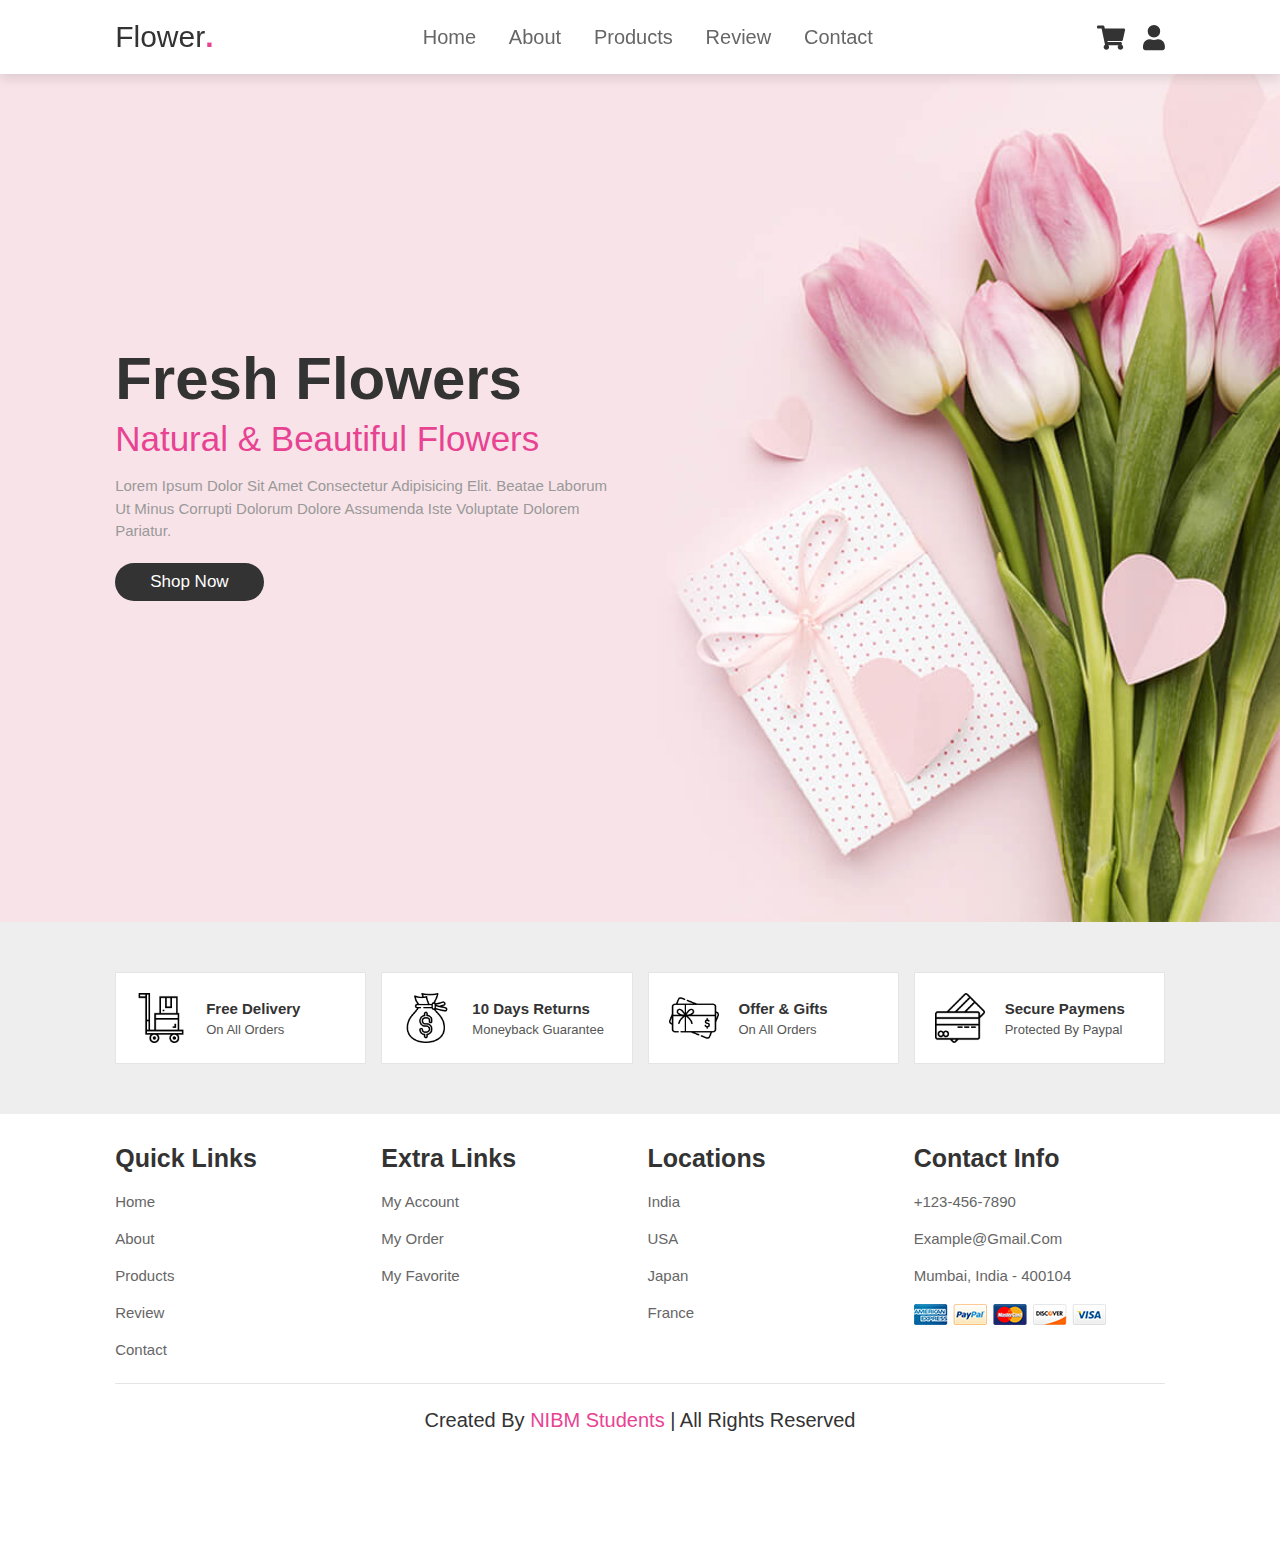
<file: index.html>
<!DOCTYPE html>
<html lang="en">
<head>
    <meta charset="UTF-8">
    <meta http-equiv="X-UA-Compatible" content="IE=edge">
    <meta name="viewport" content="width=device-width, initial-scale=1.0">
    <title> flower shop website design </title>

    <!-- font awesome cdn link  -->
    <link rel="stylesheet" href="https://cdnjs.cloudflare.com/ajax/libs/font-awesome/5.15.3/css/all.min.css">

    <!-- custom css file link  -->
    <link rel="stylesheet" href="css/style.css">

</head>
<body>

<!-- header section starts  -->

<header>

     <input type="checkbox" name="" id="toggler">
    <label for="toggler" class="fas fa-bars"></label>

    <a href="#" class="logo">flower<span>.</span></p></a>

    <nav class="navbar">
        <a href="index.html">home</a>
        <a href="about.html">about</a>
        <a href="product.html">products</a>
        <a href="review.html">review</a>
        <a href="contact.html">contact</a>
    </nav>

    <div class="icons">
        <!--<a href="#review" class="fas fa-heart"></a>-->
        <a href="product.html" class="fas fa-shopping-cart"></a>
        <a href="login.html" class="fas fa-user"></a>
    </div>

</header>

<!-- header section ends -->

<!-- home section starts  -->
<br><br>
<section class="home" id="home">

    <div class="content">
        <h3>fresh flowers</h3>
        <span> natural & beautiful flowers </span>
        <p>Lorem ipsum dolor sit amet consectetur adipisicing elit. Beatae laborum ut minus corrupti dolorum dolore assumenda iste voluptate dolorem pariatur.</p>
        <a href="product.html" class="btn">shop now</a>
    </div>
    
</section>

<!-- home section ends -->


<!-- icons section starts  -->

<section class="icons-container">

    <div class="icons">
        <img src="images/icon-1.png" alt="">
        <div class="info">
            <h3>free delivery</h3>
            <span>on all orders</span>
        </div>
    </div>

    <div class="icons">
        <img src="images/icon-2.png" alt="">
        <div class="info">
            <h3>10 days returns</h3>
            <span>moneyback guarantee</span>
        </div>
    </div>

    <div class="icons">
        <img src="images/icon-3.png" alt="">
        <div class="info">
            <h3>offer & gifts</h3>
            <span>on all orders</span>
        </div>
    </div>

    <div class="icons">
        <img src="images/icon-4.png" alt="">
        <div class="info">
            <h3>secure paymens</h3>
            <span>protected by paypal</span>
        </div>
    </div>
   
</section>

<!-- icons section ends -->







<!-- footer section starts  -->

<section class="footer">

    <div class="box-container">

        <div class="box">
            <h3>quick links</h3>
            <a href="#">home</a>
            <a href="#">about</a>
            <a href="#">products</a>
            <a href="#">review</a>
            <a href="#">contact</a>
        </div>

        <div class="box">
            <h3>extra links</h3>
            <a href="#">my account</a>
            <a href="#">my order</a>
            <a href="#">my favorite</a>
        </div>

        <div class="box">
            <h3>locations</h3>
            <a href="#">india</a>
            <a href="#">USA</a>
            <a href="#">japan</a>
            <a href="#">france</a>
        </div>

        <div class="box">
            <h3>contact info</h3>
            <a href="#">+123-456-7890</a>
            <a href="#">example@gmail.com</a>
            <a href="#">mumbai, india - 400104</a>
            <img src="images/payment.png" alt="">
        </div>

    </div>

    <div class="credit"> created by <span> NIBM students </span> | all rights reserved </div>

</section>

<!-- footer section ends -->



    
</body>
</html>
</file>
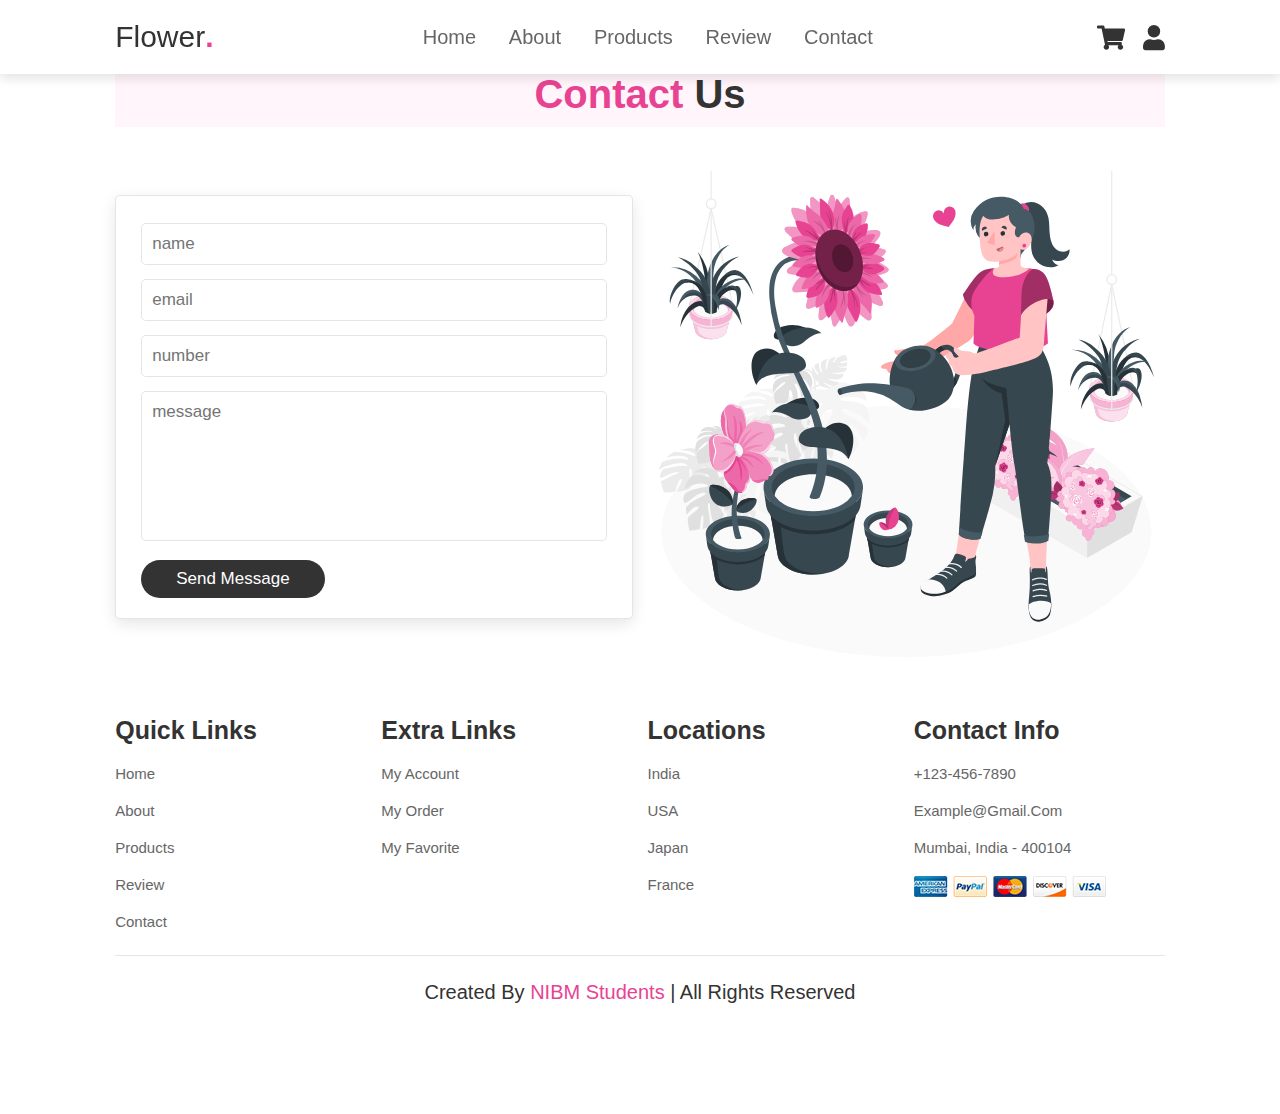
<file: contact.html>
<!DOCTYPE html>
<html lang="en">
<head>
    <meta charset="UTF-8">
    <meta http-equiv="X-UA-Compatible" content="IE=edge">
    <meta name="viewport" content="width=device-width, initial-scale=1.0">
    <title>complete responsive flower website design tutorial</title>

    <!-- font awesome cdn link  -->
    <link rel="stylesheet" href="https://cdnjs.cloudflare.com/ajax/libs/font-awesome/5.15.3/css/all.min.css">

    <!-- custom css file link  -->
    <link rel="stylesheet" href="css/style.css">

</head>
<body>

<!-- header section starts  -->

<header>

     <input type="checkbox" name="" id="toggler">
    <label for="toggler" class="fas fa-bars"></label>

    <a href="#" class="logo">flower<span>.</span></a>

    <nav class="navbar">
        <a href="index.html">home</a>
        <a href="about.html">about</a>
        <a href="product.html">products</a>
        <a href="review.html">review</a>
        <a href="contact.html">contact</a>
    </nav>

    <div class="icons">
       <!-- <a href="#review" class="fas fa-heart"></a>-->
        <a href="product.html" class="fas fa-shopping-cart"></a>
        <a href="login.html" class="fas fa-user"></a>
    </div>

</header>

<!-- header section ends -->


<!-- contact section starts  -->
<br><br>
<section class="contact" id="contact">

    <h1 class="heading"> <span> contact </span> us </h1>

    <div class="row">

        <form action="">
            <input type="text" placeholder="name" class="box">
            <input type="email" placeholder="email" class="box">
            <input type="number" placeholder="number" class="box">
            <textarea name="" class="box" placeholder="message" id="" cols="30" rows="10"></textarea>
            <input type="submit" value="send message" class="btn">
        </form>

        <div class="image">
            <img src="images/contact-img.svg" alt="">
        </div>

    </div>

</section>

<!-- contact section ends -->



<!-- footer section starts  -->

<section class="footer">

    <div class="box-container">

        <div class="box">
            <h3>quick links</h3>
            <a href="#">home</a>
            <a href="#">about</a>
            <a href="#">products</a>
            <a href="#">review</a>
            <a href="#">contact</a>
        </div>

        <div class="box">
            <h3>extra links</h3>
            <a href="#">my account</a>
            <a href="#">my order</a>
            <a href="#">my favorite</a>
        </div>

        <div class="box">
            <h3>locations</h3>
            <a href="#">india</a>
            <a href="#">USA</a>
            <a href="#">japan</a>
            <a href="#">france</a>
        </div>

        <div class="box">
            <h3>contact info</h3>
            <a href="#">+123-456-7890</a>
            <a href="#">example@gmail.com</a>
            <a href="#">mumbai, india - 400104</a>
            <img src="images/payment.png" alt="">
        </div>

    </div>

    <div class="credit"> created by <span> NIBM students </span> | all rights reserved </div>

</section>

<!-- footer section ends -->

</body>
</html>
</file>
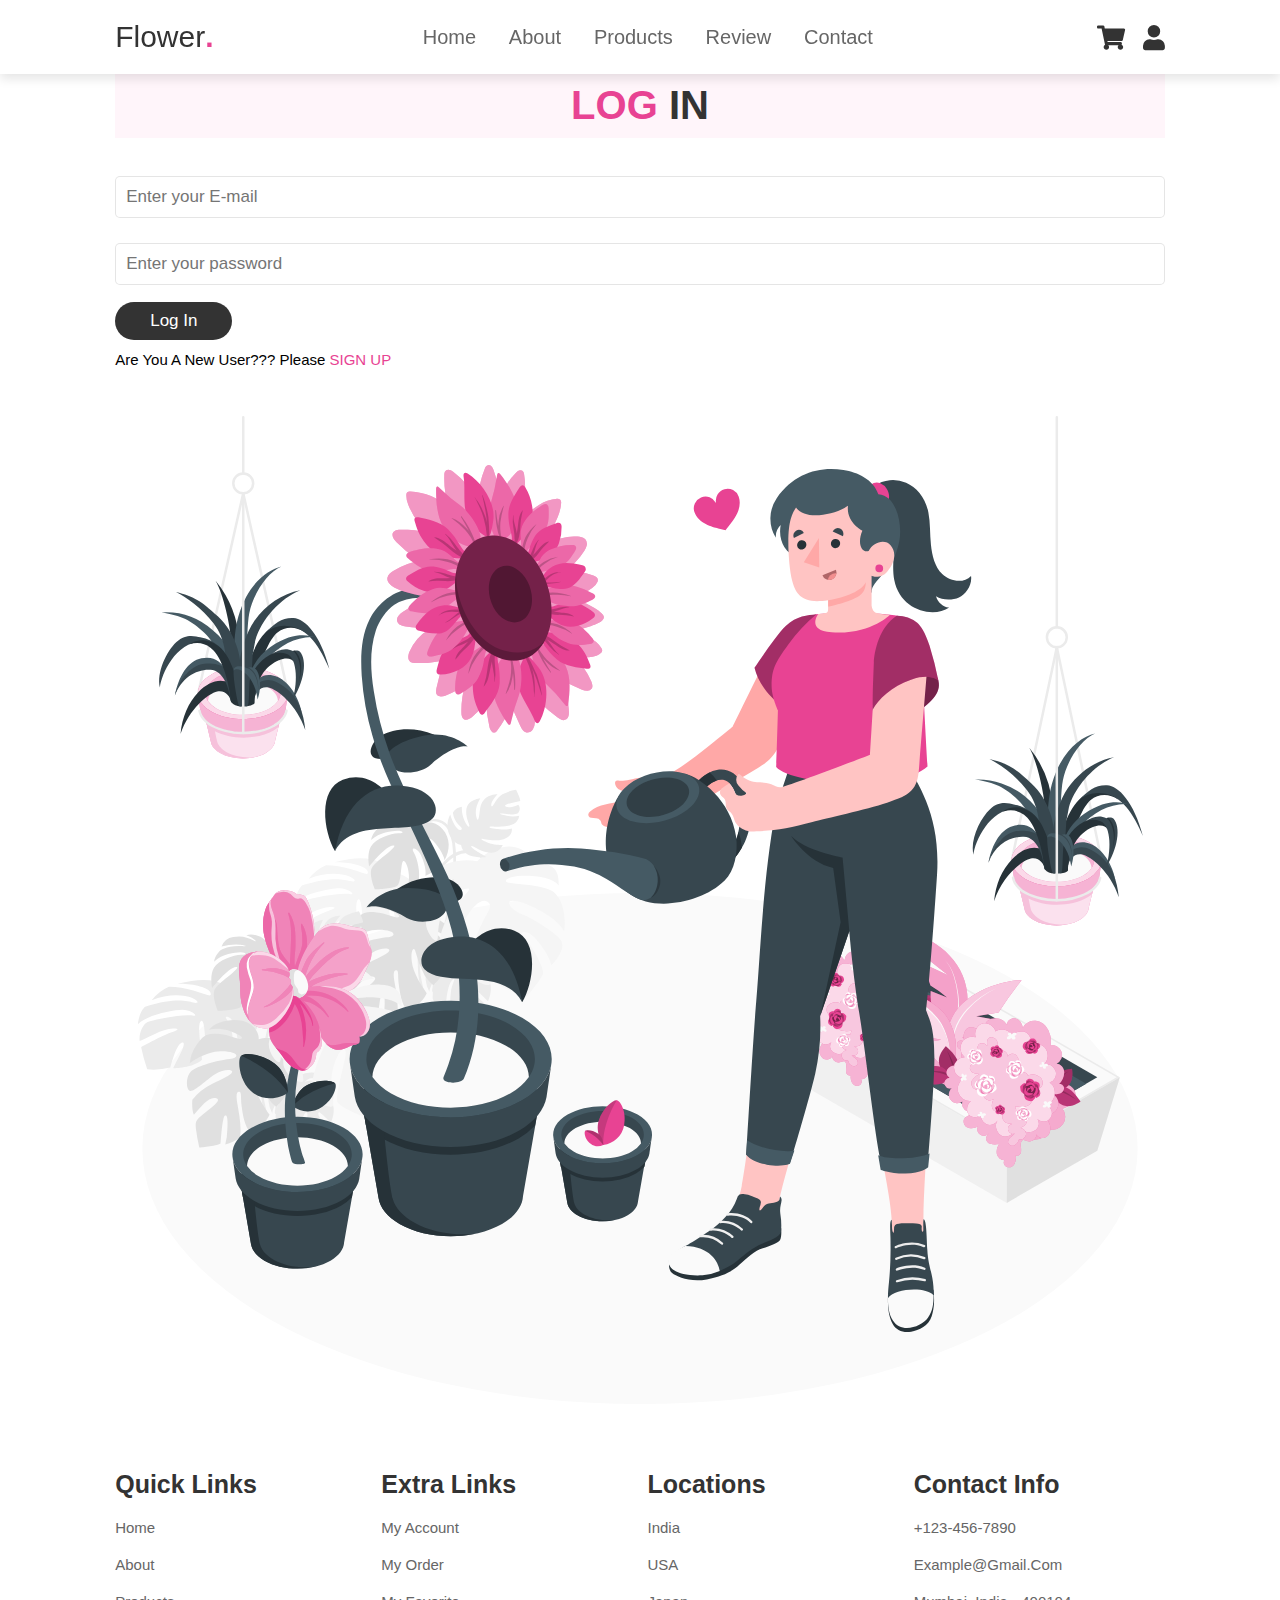
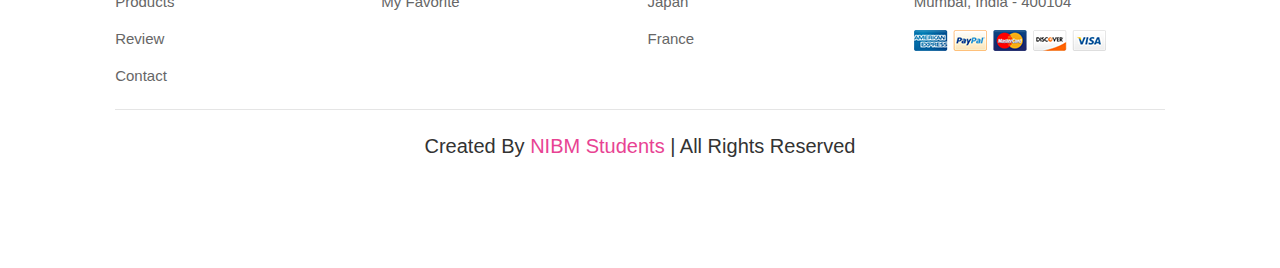
<file: login.html>
<!DOCTYPE html>
<html>
    <head>
        <meta charset="UTF-8">
        <meta http-equiv="X-UA-Compatible" content="IE=edge">
        <meta name="viewport" content="width=device-width, initial-scale=1.0">
        <title>complete responsive flower website design tutorial</title>
    
        <!-- font awesome cdn link  -->
        <link rel="stylesheet" href="https://cdnjs.cloudflare.com/ajax/libs/font-awesome/5.15.3/css/all.min.css">
    
        <!-- custom css file link  -->
        <link rel="stylesheet" href="css/style.css">
    
    </head>
<body>
     <!-- header section starts -->  
    <header>

        <input type="checkbox" name="" id="toggler">
       <label for="toggler" class="fas fa-bars"></label>
   
       <a href="#" class="logo">flower<span>.</span></a>
   
       <nav class="navbar">
           <a href="index.html">home</a>
           <a href="about.html">about</a>
           <a href="product.html">products</a>
           <a href="review.html">review</a>
           <a href="contact.html">contact</a>
       </nav>
   
       <div class="icons">
          <!-- <a href="#review" class="fas fa-heart"></a>-->
           <a href="product.html" class="fas fa-shopping-cart"></a>
           <a href="#" class="fas fa-user"></a>
       </div>
   
   </header>
   
   <!-- header section ends -->
   <br><br><br>
<section class="login" id="login">
    <h1 class="heading"><span>LOG </span>IN </h1>
    <div class="row">
<form action="">

        <br>
        <input type="text" placeholder="Enter your E-mail" name="mail" class="box"/><br>
        <br>
        <input type="text" placeholder="Enter your password" name="password" class="box"/><br>

        <input type="submit" value="log in" class="btn"><br><br>

        <p>Are you a new user??? Please <a href="signup.html">SIGN UP</a></p>
        
</form>
        <div class="image">
             <img src="images/contact-img.svg" alt="">
        </div>
</div>
</section>

<!-- footer section starts  -->

<section class="footer">

    <div class="box-container">

        <div class="box">
            <h3>quick links</h3>
            <a href="#">home</a>
            <a href="#">about</a>
            <a href="#">products</a>
            <a href="#">review</a>
            <a href="#">contact</a>
        </div>

        <div class="box">
            <h3>extra links</h3>
            <a href="#">my account</a>
            <a href="#">my order</a>
            <a href="#">my favorite</a>
        </div>

        <div class="box">
            <h3>locations</h3>
            <a href="#">india</a>
            <a href="#">USA</a>
            <a href="#">japan</a>
            <a href="#">france</a>
        </div>

        <div class="box">
            <h3>contact info</h3>
            <a href="#">+123-456-7890</a>
            <a href="#">example@gmail.com</a>
            <a href="#">mumbai, india - 400104</a>
            <img src="images/payment.png" alt="">
        </div>

    </div>

    <div class="credit"> created by <span> NIBM students </span> | all rights reserved </div>

</section>

<!-- footer section ends -->
</body>
</html>
</file>
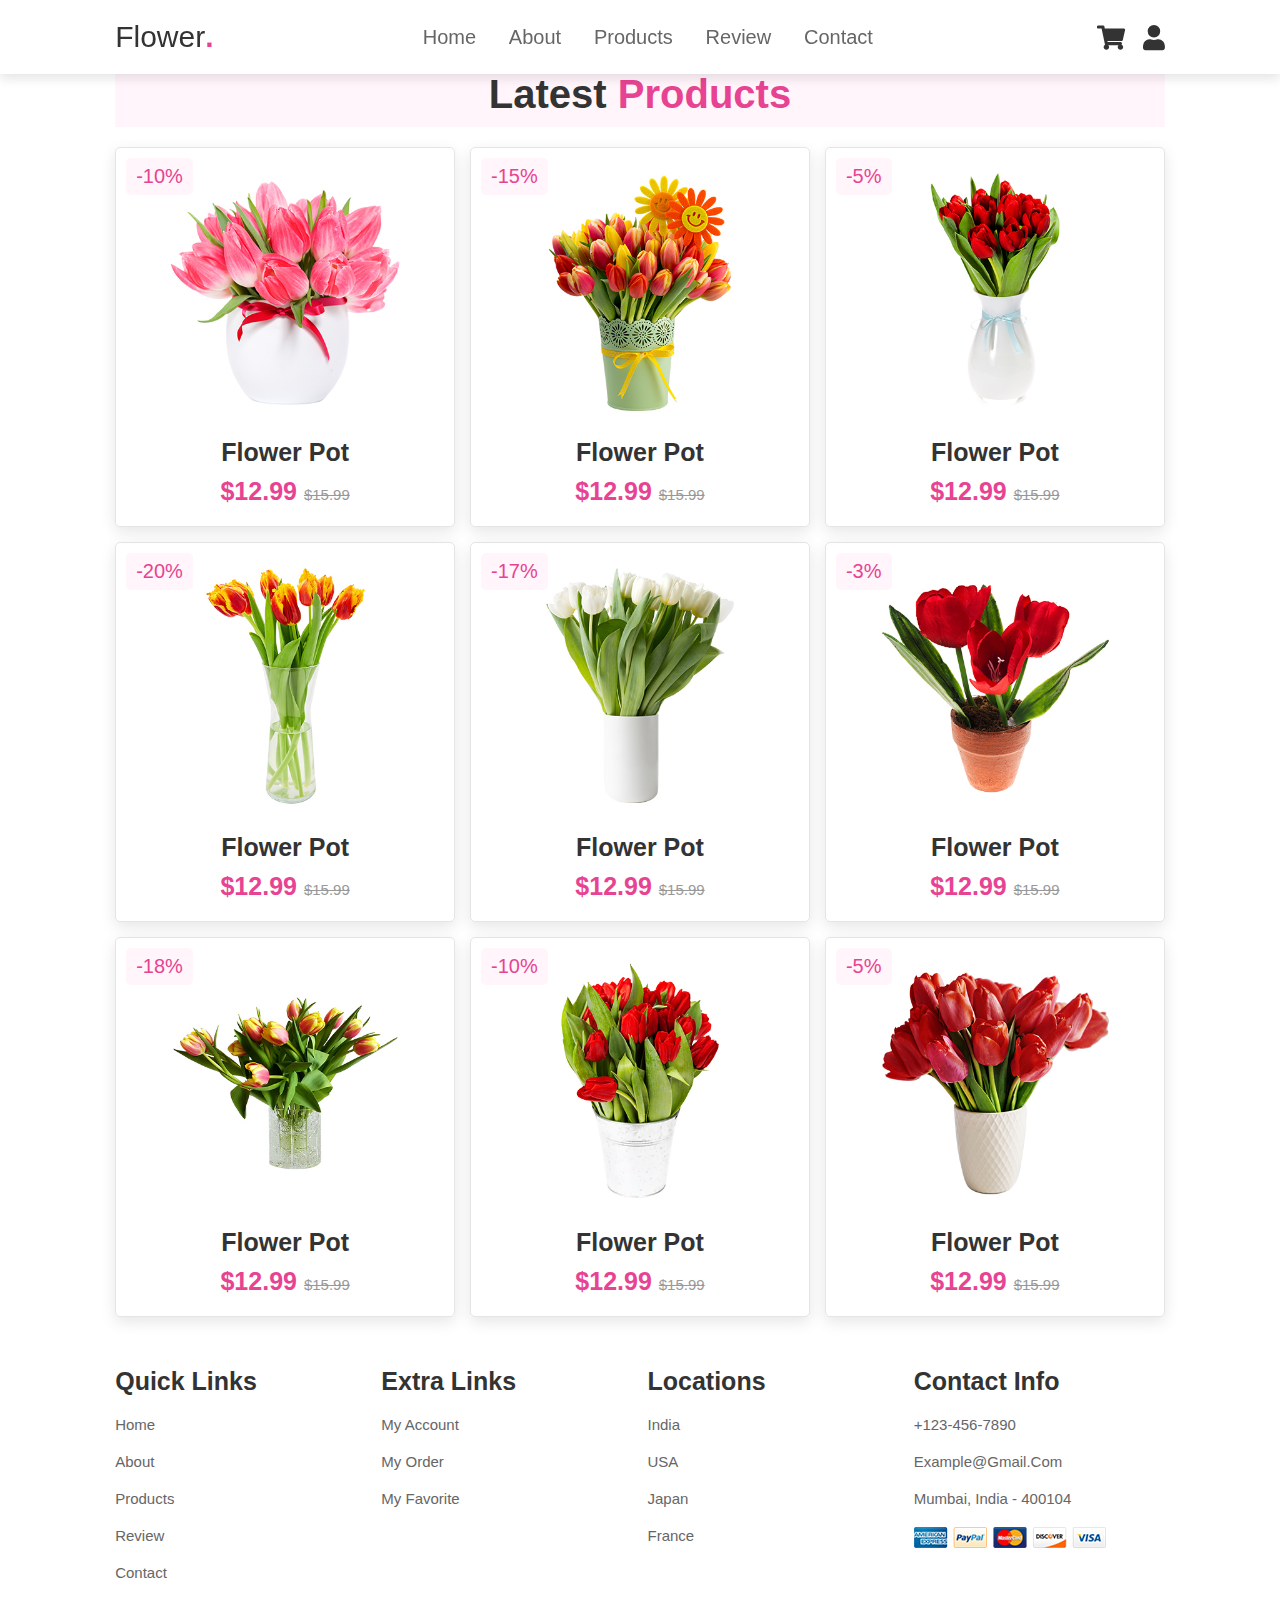
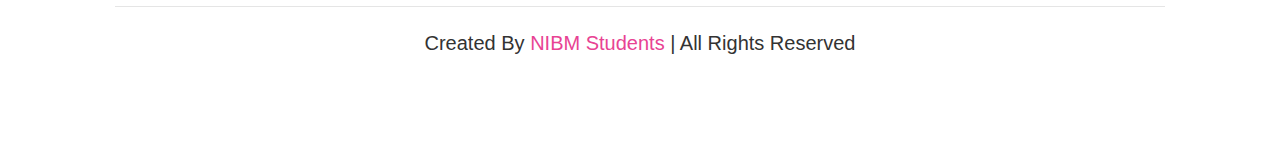
<file: product.html>
<html>
<head>
    <meta charset="UTF-8">
    <meta http-equiv="X-UA-Compatible" content="IE=edge">
    <meta name="viewport" content="width=device-width, initial-scale=1.0">
    <title>complete responsive flower website design tutorial</title>

    <!-- font awesome cdn link  -->
    <link rel="stylesheet" href="https://cdnjs.cloudflare.com/ajax/libs/font-awesome/5.15.3/css/all.min.css">

    <!-- custom css file link  -->
    <link rel="stylesheet" href="css/style.css">

</head>
<body>
    <!-- header section starts  -->

<header>

    <input type="checkbox" name="" id="toggler">
   <label for="toggler" class="fas fa-bars"></label>

   <a href="#" class="logo">flower<span>.</span></a>

   <nav class="navbar">
    <a href="index.html">home</a>
    <a href="about.html">about</a>
    <a href="product.html">products</a>
    <a href="review.html">review</a>
    <a href="contact.html">contact</a>
   </nav>

   <div class="icons">
      <!-- <a href="#review" class="fas fa-heart"></a>-->
       <a href="product.html" class="fas fa-shopping-cart"></a>
       <a href="login.html" class="fas fa-user"></a>
   </div>

</header>
<!-- header section ends -->

<br><br>
<section class="products" id="products">

    <h1 class="heading"> latest <span>products</span> </h1>

    <div class="box-container">

        <div class="box">
            <span class="discount">-10%</span>
            <div class="image">
                <img src="images/img-1.jpg" alt="">
                <div class="icons">
                    <a href="#" class="fas fa-heart"></a>
                    <a href="#" class="cart-btn">add to cart</a>
                    <a href="#" class="fas fa-share"></a>
                </div>
            </div>
            <div class="content">
                <h3>flower pot</h3>
                <div class="price"> $12.99 <span>$15.99</span> </div>
            </div>
        </div>

        <div class="box">
            <span class="discount">-15%</span>
            <div class="image">
                <img src="images/img-2.jpg" alt="">
                <div class="icons">
                    <a href="#" class="fas fa-heart"></a>
                    <a href="#" class="cart-btn">add to cart</a>
                    <a href="#" class="fas fa-share"></a>
                </div>
            </div>
            <div class="content">
                <h3>flower pot</h3>
                <div class="price"> $12.99 <span>$15.99</span> </div>
            </div>
        </div>

        <div class="box">
            <span class="discount">-5%</span>
            <div class="image">
                <img src="images/img-3.jpg" alt="">
                <div class="icons">
                    <a href="#" class="fas fa-heart"></a>
                    <a href="#" class="cart-btn">add to cart</a>
                    <a href="#" class="fas fa-share"></a>
                </div>
            </div>
            <div class="content">
                <h3>flower pot</h3>
                <div class="price"> $12.99 <span>$15.99</span> </div>
            </div>
        </div>

        <div class="box">
            <span class="discount">-20%</span>
            <div class="image">
                <img src="images/img-4.jpg" alt="">
                <div class="icons">
                    <a href="#" class="fas fa-heart"></a>
                    <a href="#" class="cart-btn">add to cart</a>
                    <a href="#" class="fas fa-share"></a>
                </div>
            </div>
            <div class="content">
                <h3>flower pot</h3>
                <div class="price"> $12.99 <span>$15.99</span> </div>
            </div>
        </div>

        <div class="box">
            <span class="discount">-17%</span>
            <div class="image">
                <img src="images/img-5.jpg" alt="">
                <div class="icons">
                    <a href="#" class="fas fa-heart"></a>
                    <a href="#" class="cart-btn">add to cart</a>
                    <a href="#" class="fas fa-share"></a>
                </div>
            </div>
            <div class="content">
                <h3>flower pot</h3>
                <div class="price"> $12.99 <span>$15.99</span> </div>
            </div>
        </div>

        <div class="box">
            <span class="discount">-3%</span>
            <div class="image">
                <img src="images/img-6.jpg" alt="">
                <div class="icons">
                    <a href="#" class="fas fa-heart"></a>
                    <a href="#" class="cart-btn">add to cart</a>
                    <a href="#" class="fas fa-share"></a>
                </div>
            </div>
            <div class="content">
                <h3>flower pot</h3>
                <div class="price"> $12.99 <span>$15.99</span> </div>
            </div>
        </div>

        <div class="box">
            <span class="discount">-18%</span>
            <div class="image">
                <img src="images/img-7.jpg" alt="">
                <div class="icons">
                    <a href="#" class="fas fa-heart"></a>
                    <a href="#" class="cart-btn">add to cart</a>
                    <a href="#" class="fas fa-share"></a>
                </div>
            </div>
            <div class="content">
                <h3>flower pot</h3>
                <div class="price"> $12.99 <span>$15.99</span> </div>
            </div>
        </div>

        <div class="box">
            <span class="discount">-10%</span>
            <div class="image">
                <img src="images/img-8.jpg" alt="">
                <div class="icons">
                    <a href="#" class="fas fa-heart"></a>
                    <a href="#" class="cart-btn">add to cart</a>
                    <a href="#" class="fas fa-share"></a>
                </div>
            </div>
            <div class="content">
                <h3>flower pot</h3>
                <div class="price"> $12.99 <span>$15.99</span> </div>
            </div>
        </div>

        <div class="box">
            <span class="discount">-5%</span>
            <div class="image">
                <img src="images/img-9.jpg" alt="">
                <div class="icons">
                    <a href="#" class="fas fa-heart"></a>
                    <a href="#" class="cart-btn">add to cart</a>
                    <a href="#" class="fas fa-share"></a>
                </div>
            </div>
            <div class="content">
                <h3>flower pot</h3>
                <div class="price"> $12.99 <span>$15.99</span> </div>
            </div>
        </div>

    </div>

</section>
<!-- footer section starts  -->

<section class="footer">

    <div class="box-container">

        <div class="box">
            <h3>quick links</h3>
            <a href="#">home</a>
            <a href="#">about</a>
            <a href="#">products</a>
            <a href="#">review</a>
            <a href="#">contact</a>
        </div>

        <div class="box">
            <h3>extra links</h3>
            <a href="#">my account</a>
            <a href="#">my order</a>
            <a href="#">my favorite</a>
        </div>

        <div class="box">
            <h3>locations</h3>
            <a href="#">india</a>
            <a href="#">USA</a>
            <a href="#">japan</a>
            <a href="#">france</a>
        </div>

        <div class="box">
            <h3>contact info</h3>
            <a href="#">+123-456-7890</a>
            <a href="#">example@gmail.com</a>
            <a href="#">mumbai, india - 400104</a>
            <img src="images/payment.png" alt="">
        </div>

    </div>

    <div class="credit"> created by <span> NIBM students </span> | all rights reserved </div>

</section>
<!-- footer section ends -->
</body>
</html>
</file>
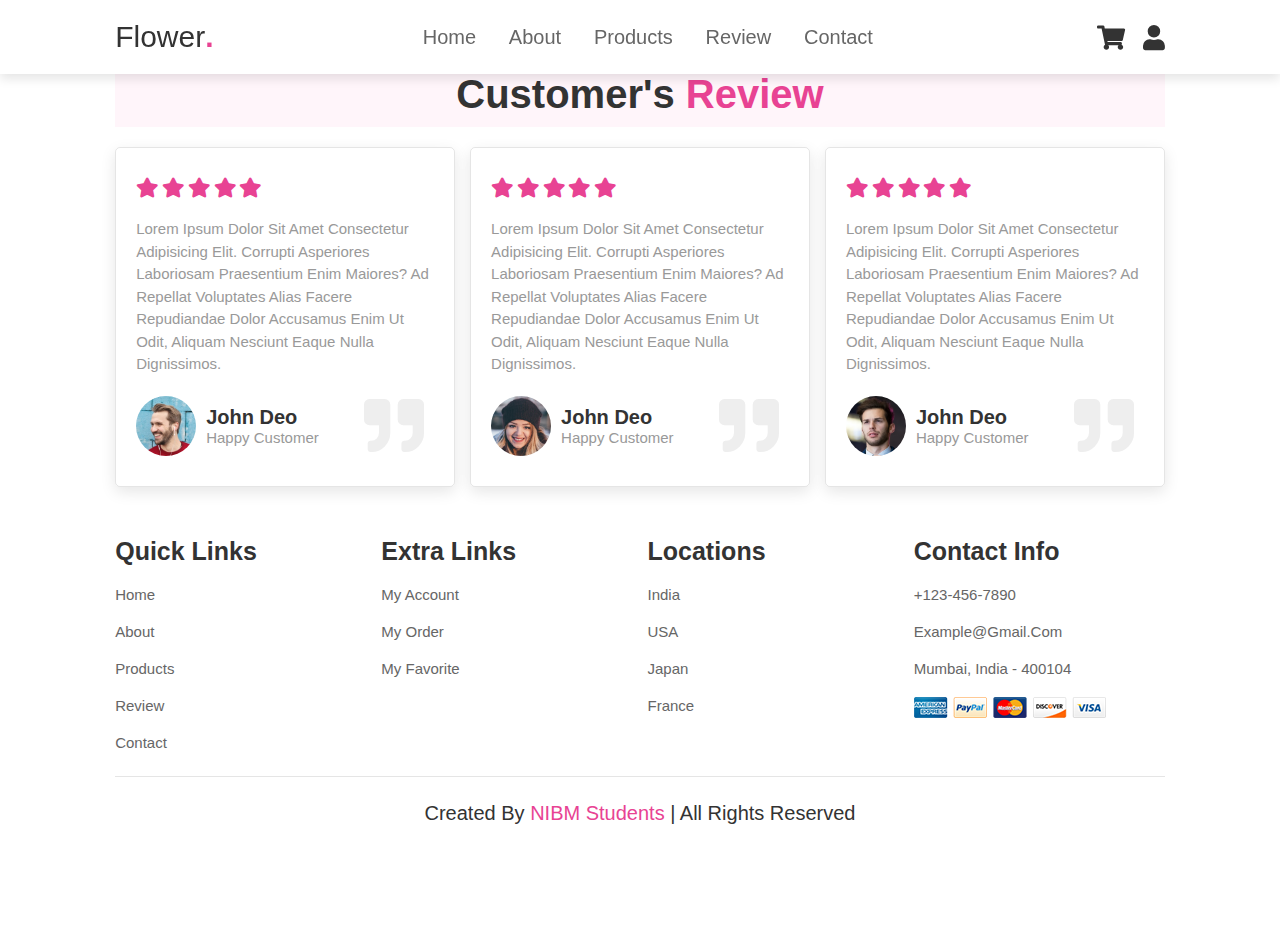
<file: review.html>
<!DOCTYPE html>
<html lang="en">
<head>
    <meta charset="UTF-8">
    <meta http-equiv="X-UA-Compatible" content="IE=edge">
    <meta name="viewport" content="width=device-width, initial-scale=1.0">
    <title>complete responsive flower website design tutorial</title>

    <!-- font awesome cdn link  -->
    <link rel="stylesheet" href="https://cdnjs.cloudflare.com/ajax/libs/font-awesome/5.15.3/css/all.min.css">

    <!-- custom css file link  -->
    <link rel="stylesheet" href="css/style.css">

</head>
<body>

<!-- header section starts  -->

<header>

     <input type="checkbox" name="" id="toggler">
    <label for="toggler" class="fas fa-bars"></label>

    <a href="#" class="logo">flower<span>.</span></a>

    <nav class="navbar">
        <a href="index.html">home</a>
        <a href="about.html">about</a>
        <a href="product.html">products</a>
        <a href="review.html">review</a>
        <a href="contact.html">contact</a>
    </nav>

    <div class="icons">
       <!-- <a href="#review" class="fas fa-heart"></a>-->
        <a href="product.html" class="fas fa-shopping-cart"></a>
        <a href="login.html" class="fas fa-user"></a>
    </div>

</header>

<!-- header section ends -->

<!-- review section starts  -->
<br><br>
<section class="review" id="review">

    <h1 class="heading"> customer's <span>review</span> </h1>
    
    <div class="box-container">
    
        <div class="box">
            <div class="stars">
                <i class="fas fa-star"></i>
                <i class="fas fa-star"></i>
                <i class="fas fa-star"></i>
                <i class="fas fa-star"></i>
                <i class="fas fa-star"></i>
            </div>
            <p>Lorem ipsum dolor sit amet consectetur adipisicing elit. Corrupti asperiores laboriosam praesentium enim maiores? Ad repellat voluptates alias facere repudiandae dolor accusamus enim ut odit, aliquam nesciunt eaque nulla dignissimos.</p>
            <div class="user">
                <img src="images/pic-1.png" alt="">
                <div class="user-info">
                    <h3>john deo</h3>
                    <span>happy customer</span>
                </div>
            </div>
            <span class="fas fa-quote-right"></span>
        </div>
    
        <div class="box">
            <div class="stars">
                <i class="fas fa-star"></i>
                <i class="fas fa-star"></i>
                <i class="fas fa-star"></i>
                <i class="fas fa-star"></i>
                <i class="fas fa-star"></i>
            </div>
            <p>Lorem ipsum dolor sit amet consectetur adipisicing elit. Corrupti asperiores laboriosam praesentium enim maiores? Ad repellat voluptates alias facere repudiandae dolor accusamus enim ut odit, aliquam nesciunt eaque nulla dignissimos.</p>
            <div class="user">
                <img src="images/pic-2.png" alt="">
                <div class="user-info">
                    <h3>john deo</h3>
                    <span>happy customer</span>
                </div>
            </div>
            <span class="fas fa-quote-right"></span>
        </div>
    
        <div class="box">
            <div class="stars">
                <i class="fas fa-star"></i>
                <i class="fas fa-star"></i>
                <i class="fas fa-star"></i>
                <i class="fas fa-star"></i>
                <i class="fas fa-star"></i>
            </div>
            <p>Lorem ipsum dolor sit amet consectetur adipisicing elit. Corrupti asperiores laboriosam praesentium enim maiores? Ad repellat voluptates alias facere repudiandae dolor accusamus enim ut odit, aliquam nesciunt eaque nulla dignissimos.</p>
            <div class="user">
                <img src="images/pic-3.png" alt="">
                <div class="user-info">
                    <h3>john deo</h3>
                    <span>happy customer</span>
                </div>
            </div>
            <span class="fas fa-quote-right"></span>
        </div>
    
    </div>
        
    </section>
    
    <!-- review section ends -->


<!-- footer section starts  -->

<section class="footer">

    <div class="box-container">

        <div class="box">
            <h3>quick links</h3>
            <a href="#">home</a>
            <a href="#">about</a>
            <a href="#">products</a>
            <a href="#">review</a>
            <a href="#">contact</a>
        </div>

        <div class="box">
            <h3>extra links</h3>
            <a href="#">my account</a>
            <a href="#">my order</a>
            <a href="#">my favorite</a>
        </div>

        <div class="box">
            <h3>locations</h3>
            <a href="#">india</a>
            <a href="#">USA</a>
            <a href="#">japan</a>
            <a href="#">france</a>
        </div>

        <div class="box">
            <h3>contact info</h3>
            <a href="#">+123-456-7890</a>
            <a href="#">example@gmail.com</a>
            <a href="#">mumbai, india - 400104</a>
            <img src="images/payment.png" alt="">
        </div>

    </div>

    <div class="credit"> created by <span> NIBM students </span> | all rights reserved </div>

</section>

<!-- footer section ends -->

</body>
</html>
</file>
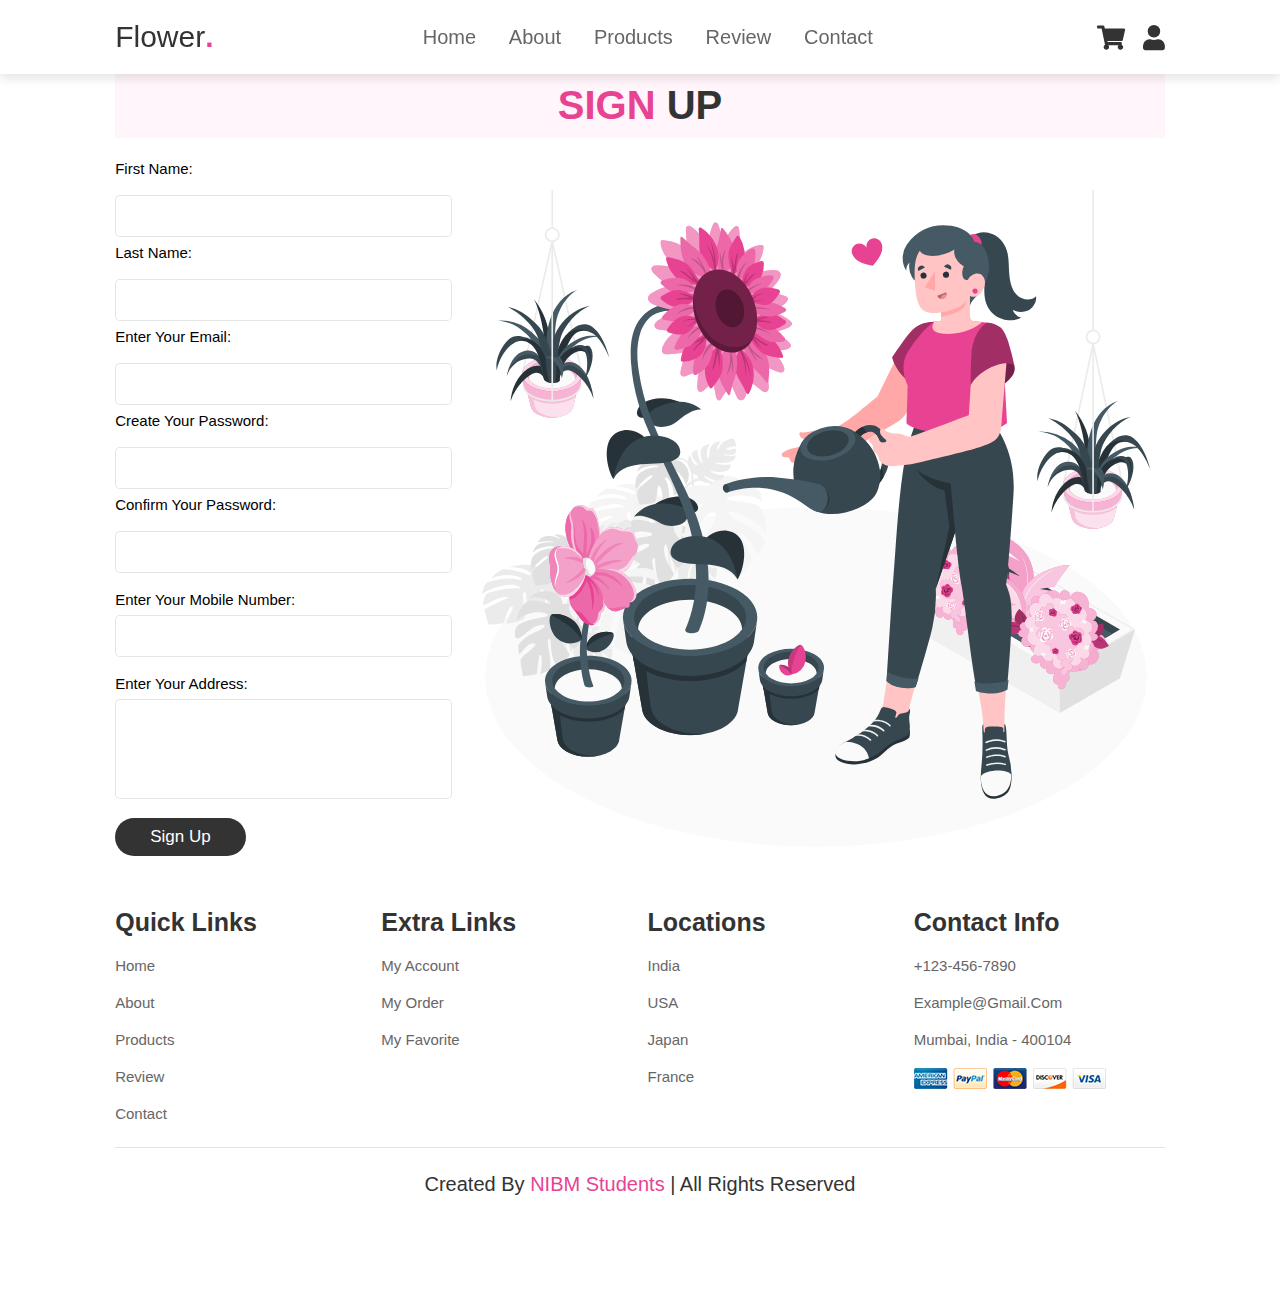
<file: signup.html>
<!DOCTYPE html>
<html>
    <head>
        <meta charset="UTF-8">
        <meta http-equiv="X-UA-Compatible" content="IE=edge">
        <meta name="viewport" content="width=device-width, initial-scale=1.0">
        <title>complete responsive flower website design tutorial</title>
    
        <!-- font awesome cdn link  -->
        <link rel="stylesheet" href="https://cdnjs.cloudflare.com/ajax/libs/font-awesome/5.15.3/css/all.min.css">
    
        <!-- custom css file link  -->
        <link rel="stylesheet" href="css/style.css">
    
    </head>
<body>
     <!-- header section starts -->  
    <header>

        <input type="checkbox" name="" id="toggler">
       <label for="toggler" class="fas fa-bars"></label>
   
       <a href="#" class="logo">flower<span>.</span></a>
   
       <nav class="navbar">
           <a href="index.html">home</a>
           <a href="about.html">about</a>
           <a href="product.html">products</a>
           <a href="review.html">review</a>
           <a href="contact.html">contact</a>
       </nav>
   
       <div class="icons">
          <!-- <a href="#review" class="fas fa-heart"></a>-->
           <a href="product.html" class="fas fa-shopping-cart"></a>
           <a href="#" class="fas fa-user"></a>
       </div>
   
   </header>
   
   <!-- header section ends -->
   <br><br><br>
<section class="signup" id="signup">
    <h1 class="heading"><span>SIGN </span>UP </h1>
    <div class="row">
<form action="">

        <p>First name:</p><br>
        <input type="text" name="Fname" class="box"/><br>
        <p>Last name:</p><br>
        <input type="text" name="Lname" class="box"/><br>
        <p>Enter your Email:</p><br>
        <input type="text" name="mail" class="box"/><br>
       <!-- <p>Create your username:</p><br>
        <input type="text" name="username" class="box"/><br>-->
        <p>Create your password:</p><br>
        <input type="password" name="password" class="box"/><br>
        <p>Confirm your password:</p><br>
        <input type="password" name="confirm password" class="box"/><br><br>
        <p>Enter your mobile number:</p>
        <input type="text" name="number" class="box"/><br><br>
        <p>Enter your Address:<br></p>
        <textarea name="" class="box" placeholder="" id="" cols="30" rows="5"></textarea><br>
        <input type="submit" value="Sign up" class="btn">
        
</form>
<div class="image">
    <img src="images/contact-img.svg" alt="">
</div>
</div>
</section>

<!-- footer section starts  -->

<section class="footer">

    <div class="box-container">

        <div class="box">
            <h3>quick links</h3>
            <a href="#">home</a>
            <a href="#">about</a>
            <a href="#">products</a>
            <a href="#">review</a>
            <a href="#">contact</a>
        </div>

        <div class="box">
            <h3>extra links</h3>
            <a href="#">my account</a>
            <a href="#">my order</a>
            <a href="#">my favorite</a>
        </div>

        <div class="box">
            <h3>locations</h3>
            <a href="#">india</a>
            <a href="#">USA</a>
            <a href="#">japan</a>
            <a href="#">france</a>
        </div>

        <div class="box">
            <h3>contact info</h3>
            <a href="#">+123-456-7890</a>
            <a href="#">example@gmail.com</a>
            <a href="#">mumbai, india - 400104</a>
            <img src="images/payment.png" alt="">
        </div>

    </div>

    <div class="credit"> created by <span> NIBM students </span> | all rights reserved </div>

</section>

<!-- footer section ends -->
</body>
</html>
</file>
<file: css/style.css>
:root{
    --pink:#e84393;
}

*{
    margin:0; padding:0;
    box-sizing: border-box;
    font-family: Verdana, Geneva, Tahoma, sans-serif;
    outline: none; border:none;
    text-decoration: none;
    text-transform: capitalize;
    transition: .2s linear;
}

html{
    font-size: 62.5%;
    scroll-behavior: smooth;
    scroll-padding-top: 6rem;
    overflow-x: hidden;
}

section{
    padding:2rem 9%;
}

.heading{
    text-align: center;
    font-size: 4rem;
    color:#333;
    padding:1rem;
    margin:2rem 0;
    background:rgba(255, 51, 153,.05);
}

.heading span{
    color:var(--pink);
}

.btn{
    display: inline-block;
    margin-top: 1rem;
    border-radius: 5rem;
    background:#333;
    color:#fff;
    padding:.9rem 3.5rem;
    cursor: pointer;
    font-size: 1.7rem;
}

.btn:hover{
    background:var(--pink);
}

header{
    position: fixed;
    top:0; left:0; right:0;
    background:#fff;
    padding:2rem 9%;
    display: flex;
    align-items: center;
    justify-content: space-between;
    z-index: 1000;
    box-shadow: 0 .5rem 1rem rgba(0,0,0,.1);
}

header .logo{
    font-size: 3rem;
    color:#333;
    
}

header .logo span{
    color:var(--pink);
    font-weight: bolder;
}
header .logo p{
    font-size: 3rem;
}

header .logo :hover{
    color:rgb(14, 24, 170);
}
header .navbar a{
    font-size: 2rem;
    padding:0 1.5rem;
    color:#666;
}

header .navbar a:hover{
    color:var(--pink);
}

header .icons a{
    font-size: 2.5rem;
    color:#333;
    margin-left: 1.5rem;
}

header .icons a:hover{
    color:var(--pink);
}

header #toggler{
    display: none;
}

header .fa-bars{
    font-size: 3rem;
    color:#333;
    border-radius: .5rem;
    padding:.5rem 1.5rem;
    cursor: pointer;
    border:.1rem solid rgba(0,0,0,.3);
    display: none;
}

.home{
    display: flex;
    align-items: center;
    min-height: 100vh;
    background:url(../images/home-bg.jpg) no-repeat;
    background-size: cover;
    background-position: center;
}

.home .content{
    max-width: 50rem;
}

.home .content h3{
    font-size: 6rem;
    color:#333;
}

.home .content span{
    font-size: 3.5rem;
    color:var(--pink);
    padding:1rem 0;
    line-height: 1.5;
}

.home .content p{
    font-size: 1.5rem;
    color:#999;
    padding:1rem 0;
    line-height: 1.5;
}

.about .row{
    display: flex;
    align-items: center;
    gap:2rem;
    flex-wrap: wrap;
    padding:2rem 0;
    padding-bottom: 3rem;
}

.about .row .video-container{
    flex:1 1 40rem;
    position: relative;
}

.about .row .video-container video{
    width:100%;
    border:1.5rem solid #fff;
    border-radius: .5rem;
    box-shadow: 0 .5rem 1rem rgba(0,0,0,.1);
    height: 100%;
    object-fit: cover;
}

.about .row .video-container h3{
    position: absolute;
    top:50%; transform: translateY(-50%);
    font-size: 3rem;
    background:#fff;
    width:100%;
    padding:1rem 2rem;
    text-align: center;
    mix-blend-mode: screen;
}

.about .row .content{
    flex:1 1 40rem;
}

.about .row .content h3{
    font-size: 3rem;
    color:#333;
}

.about .row .content p{
    font-size: 1.5rem;
    color:#999;
    padding:.5rem 0;
    padding-top: 1rem;
    line-height: 1.5;
}

.icons-container{
    background:#eee;
    display: flex;
    flex-wrap: wrap;
    gap:1.5rem;
    padding-top: 5rem;
    padding-bottom: 5rem;
}

.icons-container .icons{
    background:#fff;
    border:.1rem solid rgba(0,0,0,.1);
    padding:2rem;
    display: flex;
    align-items: center;
    flex:1 1 25rem;
}

.icons-container .icons img{
    height:5rem;
    margin-right: 2rem;
}

.icons-container .icons h3{
    color:#333;
    padding-bottom: .5rem;
    font-size: 1.5rem;
}

.icons-container .icons span{
    color:#555;
    font-size: 1.3rem;
}

.products .box-container{
    display: flex;
    flex-wrap: wrap;
    gap:1.5rem;
}

.products .box-container .box{
    flex:1 1 30rem;
    box-shadow: 0 .5rem 1.5rem rgba(0,0,0,.1);
    border-radius: .5rem;
    border:.1rem solid rgba(0,0,0,.1);
    position: relative;    
}

.products .box-container .box .discount{
    position: absolute;
    top:1rem; left:1rem;
    padding:.7rem 1rem;
    font-size: 2rem;
    color:var(--pink);
    background:rgba(255, 51, 153,.05);
    z-index: 1;
    border-radius: .5rem;
}

.products .box-container .box .image{
    position: relative;
    text-align: center;
    padding-top: 2rem;
    overflow:hidden;
}

.products .box-container .box .image img{
    height:25rem;
}

.products .box-container .box:hover .image img{
    transform: scale(1.1);
}

.products .box-container .box .image .icons{
    position: absolute;
    bottom:-7rem; left:0; right:0;
    display: flex;
}

.products .box-container .box:hover .image .icons{
    bottom:0;
}

.products .box-container .box .image .icons a{
    height: 5rem;
    line-height: 5rem;
    font-size: 2rem;
    width:50%;
    background:var(--pink);
    color:#fff;
}

.products .box-container .box .image .icons .cart-btn{
    border-left: .1rem solid #fff7;
    border-right: .1rem solid #fff7;
    width:100%;
}

.products .box-container .box .image .icons a:hover{
    background:#333;
}

.products .box-container .box .content{
    padding:2rem;
    text-align: center;
}

.products .box-container .box .content h3{
    font-size: 2.5rem;
    color:#333;
}

.products .box-container .box .content .price{
    font-size: 2.5rem;
    color:var(--pink);
    font-weight: bolder;
    padding-top: 1rem;
}

.products .box-container .box .content .price span{
    font-size: 1.5rem;
    color:#999;
    font-weight: lighter;
    text-decoration: line-through;
}

.review .box-container{
    display: flex;
    flex-wrap: wrap;
    gap:1.5rem;
}

.review .box-container .box{
    flex:1 1 30rem;
    box-shadow: 0 .5rem 1.5rem rgba(0,0,0,.1);
    border-radius: .5rem;
    padding:3rem 2rem;
    position: relative;
    border:.1rem solid rgba(0,0,0,.1);
}

.review .box-container .box .fa-quote-right{
    position: absolute;
    bottom:3rem; right:3rem;
    font-size: 6rem;
    color:#eee;
}

.review .box-container .box .stars i{
    color:var(--pink);
    font-size: 2rem;
}

.review .box-container .box p{
    color:#999;
    font-size: 1.5rem;
    line-height: 1.5;
    padding-top: 2rem;
}

.review .box-container .box .user{
    display: flex;
    align-items: center;
    padding-top: 2rem;
}

.review .box-container .box .user img{
    height:6rem;
    width:6rem;
    border-radius: 50%;
    object-fit: cover;
    margin-right: 1rem;
}

.review .box-container .box .user h3{
    font-size: 2rem;
    color:#333;
}

.review .box-container .box .user span{
    font-size: 1.5rem;
    color:#999;
}

.contact .row{
    display: flex;
    flex-wrap: wrap-reverse;
    gap:1.5rem;
    align-items: center;
}

.contact .row form{
    flex:1 1 40rem;
    padding:2rem 2.5rem;
    box-shadow: 0 .5rem 1.5rem rgba(0,0,0,.1);
    border:.1rem solid rgba(0,0,0,.1);
    background: #fff;
    border-radius: .5rem;
}

.contact .row .image{
    flex:1 1 40rem;
}

.contact .row .image img{
    width: 100%;
}

.contact .row form .box{
    padding:1rem;
    font-size: 1.7rem;
    color:#333;
    text-transform: none;
    border:.1rem solid rgba(0,0,0,.1);
    border-radius: .5rem;
    margin:.7rem 0;
    width: 100%;
}


.contact .row form .box:focus{
    border-color: var(--pink);
}

.contact .row form textarea{
    height: 15rem;
    resize: none;
}


.signup .row{
    display: flex;
    flex-wrap: wrap-reverse;
    gap:1.5rem;
    align-items: center;
}

.signup .row form .box{
    padding:1rem;
    font-size: 1.7rem;
    color:#333;
    text-transform: none;
    border:.1rem solid rgba(0,0,0,.1);
    border-radius: .5rem;
    margin:.7rem 0;
    width: 100%;
}.signup .row .image{
    flex:1 1 40rem;
}

.signup .row .image img{
    width: 100%;
}
.signup .row form .box:focus{
    border-color: var(--pink);
}

.signup .row form textarea{
    height: 10rem;
    
    resize: none;
}
.signup .row p{
    font-size:1.5rem ;
}



.signup .row{
    display: flex;
    flex-wrap: wrap-reverse;
    gap:1.5rem;
    align-items: center;
}

.login .row form .box{
    padding:1rem;
    font-size: 1.7rem;
    color:#333;
    text-transform: none;
    border:.1rem solid rgba(0,0,0,.1);
    border-radius: .5rem;
    margin:.7rem 0;
    width: 100%;
}.login .row .image{
    flex:1 1 40rem;
}

.login .row .image img{
    width: 100%;
}
.login .row form .box:focus{
    border-color: var(--pink);
}

.login .row form textarea{
    height: 10rem;
    
    resize: none;
}
.login .row p{
    font-size:1.5rem ;
}
.login .row a{
    color: var(--pink);
    
}
.login .row a{
    forced-color-adjust: var(--pink);
}

.footer .box-container{
    display: flex;
    flex-wrap: wrap;
    gap:1.5rem;
}

.footer .box-container .box{
    flex:1 1 25rem;
}

.footer .box-container .box h3{
    color:#333;
    font-size: 2.5rem;
    padding:1rem 0;
}

.footer .box-container .box a{
    display: block;
    color:#666;
    font-size: 1.5rem;
    padding:1rem 0;
}

.footer .box-container .box a:hover{
    color:var(--pink);
    text-decoration: underline;
}

.footer .box-container .box  img{
    margin-top: 1rem;
}

.footer .credit{
    text-align: center;
    padding:1.5rem;
    margin-top: 1.5rem;
    padding-top: 2.5rem;
    font-size: 2rem;
    color:#333;
    border-top: .1rem solid rgba(0,0,0,.1);
    padding-bottom: 9rem;
}

.footer .credit span{
    color:var(--pink);
}















/* media queries  */
@media (max-width:991px){
    
    html{
        font-size: 55%;
    }

    header{
        padding:2rem;
    }

    section{
        padding:2rem;
    }

    .home{
        background-position: left;
    }

}

@media (max-width:768px){

    header .fa-bars{
        display: block;
    }

    header .navbar{
        position:absolute;
        top:100%; left:0; right:0;
        background:#eee;
        border-top: .1rem solid rgba(0,0,0,.1);
        clip-path: polygon(0 0, 100% 0, 100% 0, 0 0);
    }

    header #toggler:checked ~ .navbar{
        clip-path:polygon(0 0, 100% 0, 100% 100%, 0% 100%);
    }

    header .navbar a{
        margin:1.5rem;
        padding:1.5rem;
        background:#fff;
        border:.1rem solid rgba(0,0,0,.1);
        display: block;
    }

    .home .content h3{
        font-size: 5rem;
    }

    .home .content span{
        font-size: 2.5rem;
    }

    .icons-container .icons h3{
        font-size: 2rem;
    }
    
    .icons-container .icons span{
        font-size: 1.7rem;
    }
    
}

@media (max-width:450px){
    
    html{
        font-size: 50%;
    }

    .heading{
        font-size: 3rem;
    }

}
</file>
